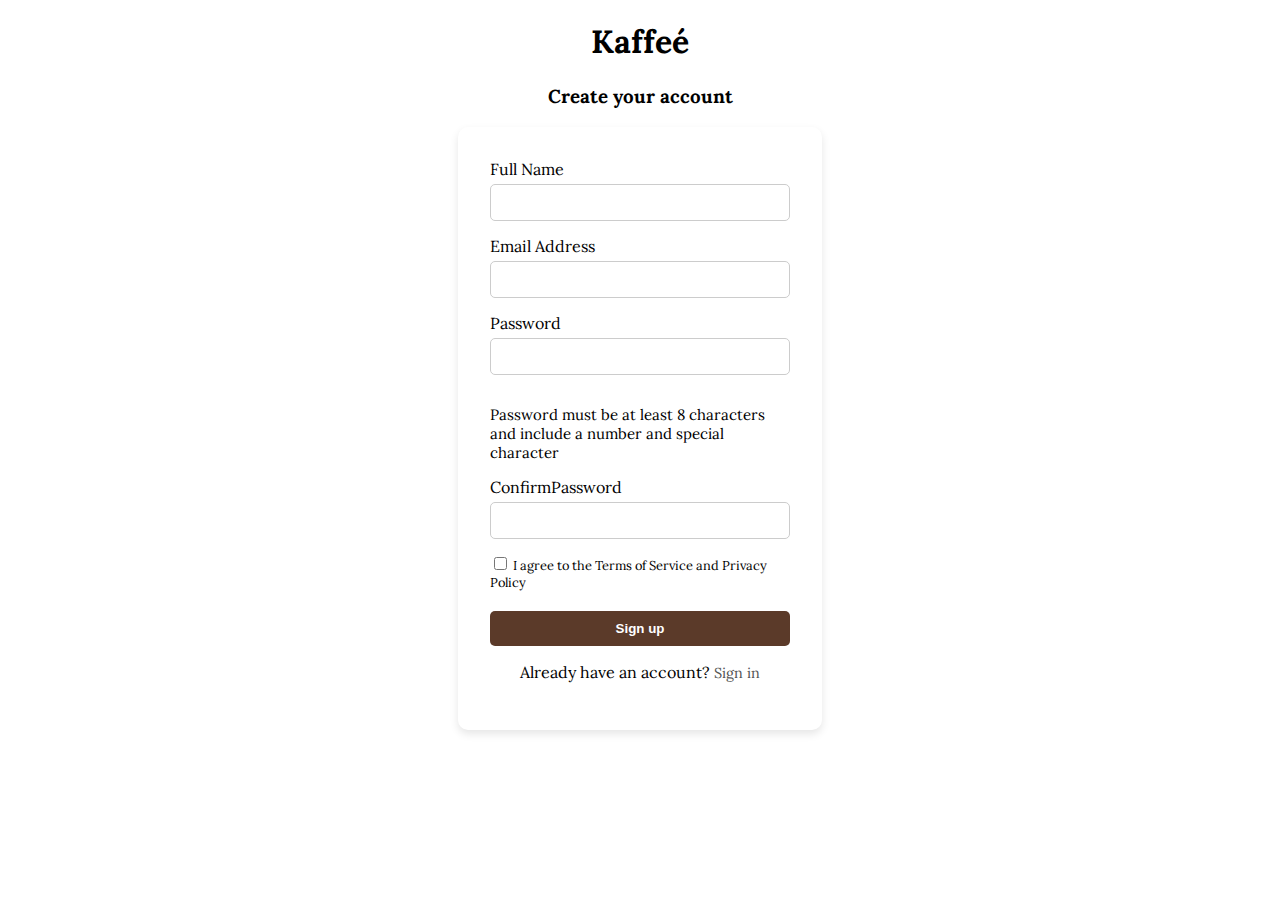
<file: createaccount.html>
<!DOCTYPE html>
<html lang="en">
<head>
    <meta charset="UTF-8">
    <meta name="viewport" content="width=device-width, initial-scale=1.0">
    <link rel="stylesheet" href="styles.css">
    <title>Kaffeé</title>
</head>
<body>
    <div class="heading">
        <h1>Kaffeé</h1>
        <h3>Create your account</h3>
    </div>
    <div class="container">
        <div class="forms">
            <form>
            <label for="fullname">Full Name</label>
            <input type="text" id="fullname" name="fullname" required>

            <label for="email">Email Address</label>
            <input type="email" id="email" name="email" required>

            <label for="password">Password</label>
            <input type="password" id="password" name="password" required>
            <p class="guide">Password must be at least 8 characters and include a number and special character</p>
        </label>
            <label for="password">ConfirmPassword</label>
            <input type="password" id="password" name="password" required>
              </label>
              <div class="checkbox">
              <label for="checkbox">
                <input type="checkbox" id="terms" name="checkbox" required>
                  I agree to the Terms of Service and Privacy Policy
              </label>
            </div>
             <button type="submit" class="submit">Sign up</button>
             <p class="createacc">Already have an account? <a href="signupform.html">Sign in</a></p>
            

        </form>
        </div>
    </div>
    </body>
    </html>
</file>
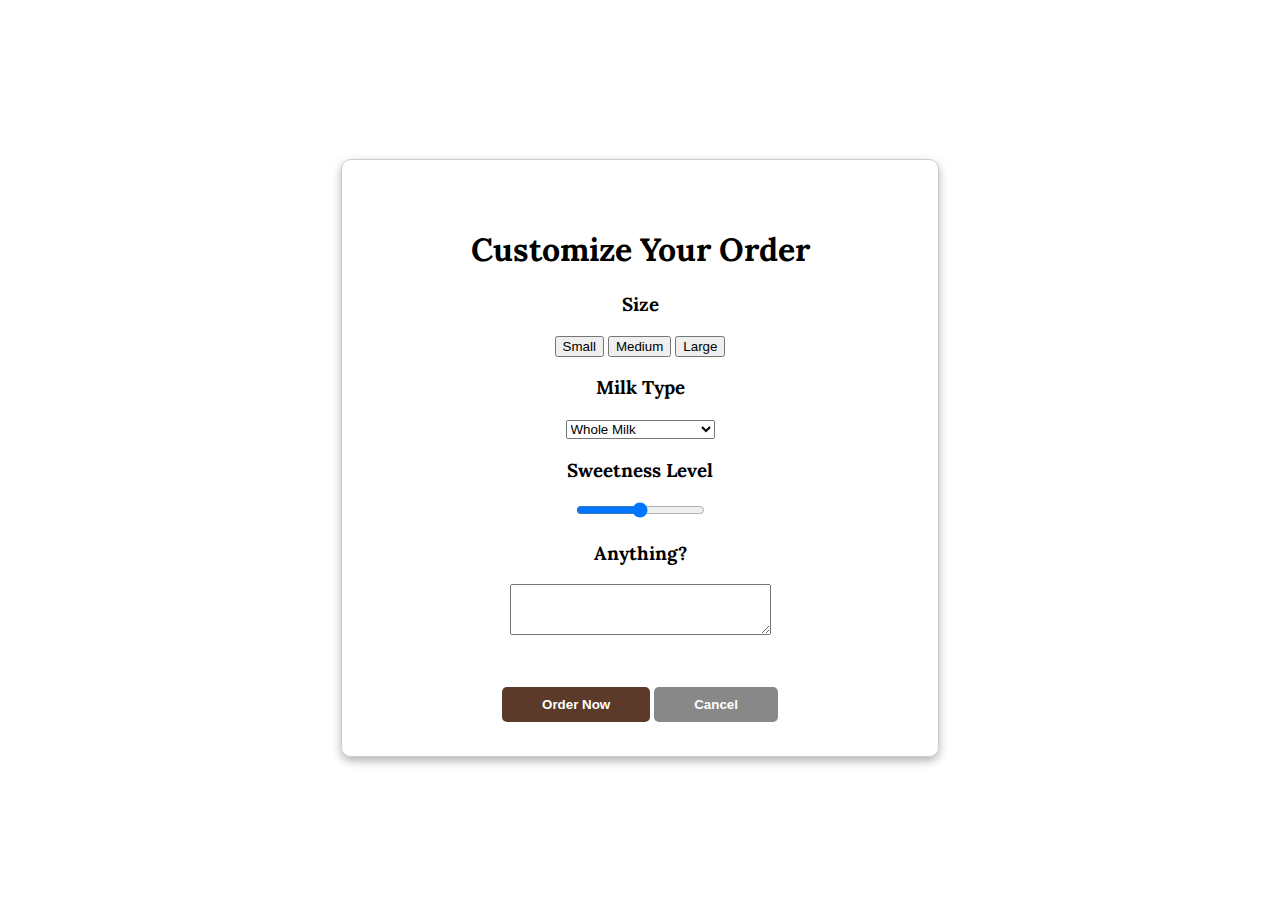
<file: ordernow.html>
<!DOCTYPE html>
<html lang="en">
<head>
    <meta charset="UTF-8">
    <meta name="viewport" content="width=device-width, initial-scale=1.0">
    <link rel="stylesheet" href="styles.css">
    <title>Kaffeé</title>
    </head>
       <body>
           <div class="order-container">
               <div class="order-content">
                <h1>Customize Your Order</h1>
                <h3>Size</h3>
               
                <button class="size-btn">Small</button>
                <button class="size-btn">Medium</button>
                <button class="size-btn">Large</button>
           
                 <label for="milktype">
                    <h3>Milk Type</h3>
                </label>
                <select id="milk-type" name="milk-type">
                <option value="whole milk">Whole Milk</option>
                <option value="soy milk">Soy Milk</option>
                <option value="oat milk">Oat Milk</option>
                <option value="2% reduced fat milk">2% Reduced Fat Milk</option>
            </select>
                <label for="sweetness level"><h3>Sweetness Level</h3></label>
                <input type="range">
                 <label for="textarea"><h3>Anything?</h3>
                </label>
                 <form>
                    <textarea cols="30" rows="3">
                    </textarea>
                </form>
                    <button class="btn">
                      Order Now
                    </button>
                    <button class="btn2">Cancel</button>
                
               </div>
           </div>
       </body>
    </html>
</file>
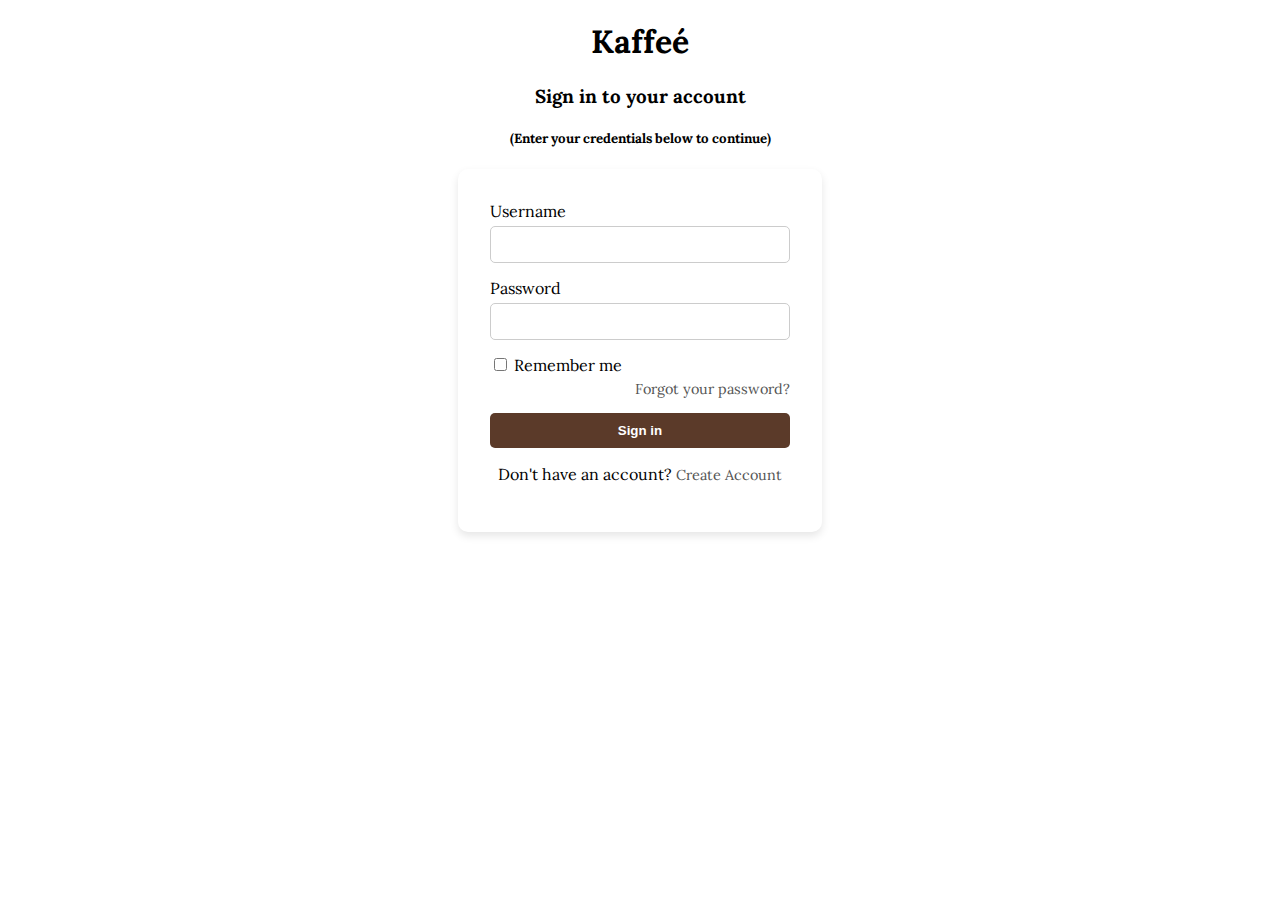
<file: signupform.html>
<!DOCTYPE html>
<html lang="en">
<head>
    <meta charset="UTF-8">
    <meta name="viewport" content="width=device-width, initial-scale=1.0">
    <link rel="stylesheet" href="styles.css">
    <style>
        @import url('https://fonts.googleapis.com/css2?family=Lora:ital,wght@0;400;700&display=swap');
    </style>
    <title>Kaffeé</title>
</head>
<body>
    <div class="heading">
        <h1>Kaffeé</h1>
        <h3>Sign in to your account</h3>
        <h5>(Enter your credentials below to continue)</h5>
    </div>
    <div class="container">
        <div class="forms">
            <form>
            <label for="username">Username</label>
            <input type="text" id="username" name="username" required>

            <label for="password">Password</label>
            <input type="password" id="password" name="password" required>

            <label for="terms">
                <input type="checkbox" id="terms" name="checkbox" required>
                Remember me
              </label>
              <div class="forgot-password">
             <a href="#">Forgot your password?</a>
            </div>
             <button type="submit" class="submit">Sign in</button>
             <p class="createacc">Don't have an account? <a href="createaccount.html">Create Account</a></p>

             
        </form>
        </div>
    </div>
</body>
</html>
</file>
<file: styles.css>
@import url('https://fonts.googleapis.com/css2?family=Lora:ital,wght@0;400;700&display=swap');


body {
    font-family: 'Lora', serif;
    

}

h1 {
    font-weight: 700; 
}

p {
    font-weight: 400; 
}

.nav {
display:flex;
justify-content: space-between;
align-items: center;
background-color: #4B2E2B;
color:white;
box-shadow: 0px 4px 10px rgba(0, 0, 0, 0.5);
position: sticky;
top: 0;
overflow: hidden;
border-radius: 10px;
}


.nav ul {
list-style-type: none;
display: flex;
gap:32px;  
font-weight: bold;

}

.login-btn {
padding: 15px 30px;
margin: 10px;
border-radius: 12px;
background-color: #F3E5AB;
font-size: 15px;
color: #D8A47F;
font-weight: bold;
cursor: pointer;
border-color: none;

}

.login-btn:hover{
background-color: #D8A47F;
color:#F3E5AB;
transition: 0.3s ease;
}


.nav .logo {
font-size: 36px;
font-weight: bold;
margin: 10px;
}


.nav a {
text-decoration: none;
color: #D8A47F;
font-size: 20px;
}


#hero img {
width: 700px;
height: 500px;
border-radius: 20px;
box-shadow: 0px 4px 12px rgba(0, 0, 0, 0.3);

}

#hero {
display: flex;
justify-content: center;
gap: 15px;
padding: 3rem;
align-items: center;
flex: 1;
}

.right {
flex: 0;
align-items: center;
}


.left h1 {
font-size: 40px;
font-weight: bold;
}


.left p {
font-size: 20px;
}

.hero-btn {
display: flex;
margin-bottom: 15px;
}

.left button {
padding: 15px 30px;
border-radius: 12px;
background-color: #4B2E2B;
font-size: 15px;
color: white;
font-weight: bold;
cursor: pointer;
border-color: none;
}

.left button:hover {
background-color: #D8A47F;
color:white;
transition: 0.3s ease;
}


#about {
    background-color: #FFF8F0;
    padding: 70px;
}

.about-title {
    text-align: center;
    margin-bottom: 40px;
}

.about-title h1 {
    font-size: 40px;
    color: #D8A47F;
}

.about-content {
    display: flex;
    justify-content: center;
    align-items: flex-start;
    gap: 15px;
}

.aboutleft img {
    width: 400px;
    border-radius: 20px;
    box-shadow: 0px 4px 12px rgba(0, 0, 0, 0.3);
}

.aboutright {
    margin: 50px;
}

.aboutright h2 {
    color: #D8A47F;
    font-size: 32px;
}

.aboutright p {
    font-size: 20px;
}

.aboutright h1 {
    font-size: 24px;
    padding-bottom: 20px;
    text-align: center;
}

.heading {
    text-align: center;
}

.container {
    margin: auto;
    background: #fff;
    padding: 2rem;
    border-radius: 10px;
    box-shadow: 0 4px 8px rgba(0, 0, 0, 0.1);
    width: 300px;
  }

  .forms form {
    display: flex;
    flex-direction: column;
  }
  
  label {
    margin-bottom: 5px;
    font-weight: 100;
  }
  
  input[type="text"],
  input[type="email"],
  input[type="password"]
  {
    padding: 10px;
    margin-bottom: 15px;
    border: 1px solid #ccc;
    border-radius: 5px;
  }
    
  .checkbox {
    display: flex;
    align-items: center;
    margin-bottom: 15px;
    cursor: pointer;
    font-size: 0.8rem;
    accent-color: #4B2E2B ;
  }
  
  a {
    text-align: right;
    font-size: 0.9rem;
    margin-bottom: 15px;
    color: #555;
    text-decoration: none;
  }
  
  button.submit {
    padding: 10px;
    background-color: #5b3a29;
    color: white;
    border: none;
    border-radius: 5px;
    cursor: pointer;
    font-weight: bold;
  }
  
  button.submit:hover {
    background-color: #3e261a;
  }

  .forgot-password a {
    display: flex;
    justify-content: flex-end;
  }


.createacc {
  text-align: center;
}

.guide {
  font-size: 15px;

}

.menu-title {
  text-align: center;
}

.menu-title h1 {
  font-size: 40px;
  color: #D8A47F;
}
.menu-container {
  display: grid;
  grid-template-columns: repeat(3, 1fr);
  gap: 24px;
  justify-items: center;
  max-width: 1200px; 
  margin: 0 auto;   
  padding: 20px;
}

.item-card {
  width: 280px;
  background-color: #F3E5AB;
  padding: 16px;
  border-radius: 10px;
  box-shadow: 0 0 10px rgba(0,0,0,0.1);
}

.item-card img {
  width: 100%;
  height: auto;
  border-radius: 8px;
}

.item-card a {
  color: white;
}

.item-header {
  display: flex;
  justify-content: space-between;
  margin-top: 10px;
}

.item-btn {
  margin-top: auto;
  padding: 10px 40px;
  background-color: #3e261a;
  color: white;
  border: none;
  border-radius: 6px;
  cursor: pointer;
}

.item-btn:hover {
    background-color:  #D8A47F;
}

#menu h1 {
  text-align: center;
  font-size: 40px;
  color: #D8A47F;
}


span {
  font-size: 20px;
  font-weight: bold;
}

.order-container {
  display: flex;
  justify-content: center;
  align-items: center;
  height: 100vh;
  text-align: center;


}

.order-content {
  border: 1px solid #ccc;
  width: 500px;
  height: 500px;
  padding: 3rem;
  border-radius: 10px;
  box-shadow: 0px 4px 10px rgba(0, 0, 0, 0.3);
}


.btn {
     margin-top: 3rem;
    padding: 10px 40px;
    background-color: #5b3a29;
    color: white;
    border: none;
    border-radius: 5px;
    cursor: pointer;
    font-weight: bold;
}

.btn2 {
  padding: 10px 40px;
  background-color:#888888;
  color: white;
  border: none;
  border-radius: 5px;
  cursor: pointer;
  font-weight: bold;
}

.btn:hover {
  background-color: #3e261a
}

.btn2:hover {
  background-color: #b0b0b0;
}

.sizes-btn {
  background-color: #5b3a29;
}

.message {
  background-color: white;
  display: flex;
  flex-direction: column;
  align-items: flex-start;
  border: 1px solid #ccc;
  border-radius: 10px;
  width: 350px;
  height: 450px;
  box-shadow: 0px 4px 10px rgba(0, 0, 0, 0.3);
  padding: 3rem;
  margin: 3rem;
  justify-content: center;
  margin: auto;
}

#contact input[type="text"],
#contact input[type="email"],
#contact input[type="text"] {
  padding: 10px 10px 10px 10rem;
  
}
.container-contact {
    background-color: #FFF8F0;
    padding: 70px;
}
#contact h1 {
  text-align: center;
  font-size: 40px;
  color: #D8A47F;
}


#contact textarea {
  border: 1px solid #ccc;
}

.contact-btn {
  padding: 10px 9rem;
  margin-top: 3rem;
  background-color:#5b3a29;
  color: white;
  border: none;
  border-radius: 5px;
  cursor: pointer;
  font-weight: bold;
}

.contact-btn:hover {
  background-color:#3e261a;
} 

.footer {
  background-color: #111827;
  text-align: center;
  color:white;
  padding: 40px;
}

.cta-forms {
  border-bottom: 1px solid #ccc;
}

.rights {
  display: flex;
  justify-content: space-between;
  
}

.rights a {
  color:white;
}

.rights ul {
  display: flex;
  list-style-type: none;
  gap: 32px
}

.cta h1 {
  font-size: 40px;
  color: #D8A47F;
}

.cta p {
  font-size: 1.1rem;
}

.cta-btn {
  margin-left: 10px;
  padding: 10px 30px;
  background-color:#5b3a29;
  color: white;
  border: none;
  border-radius: 5px;
  cursor: pointer;
  font-weight: bold;
}

.cta-btn:hover {
  background-color: #3e261a;
}
</file>
